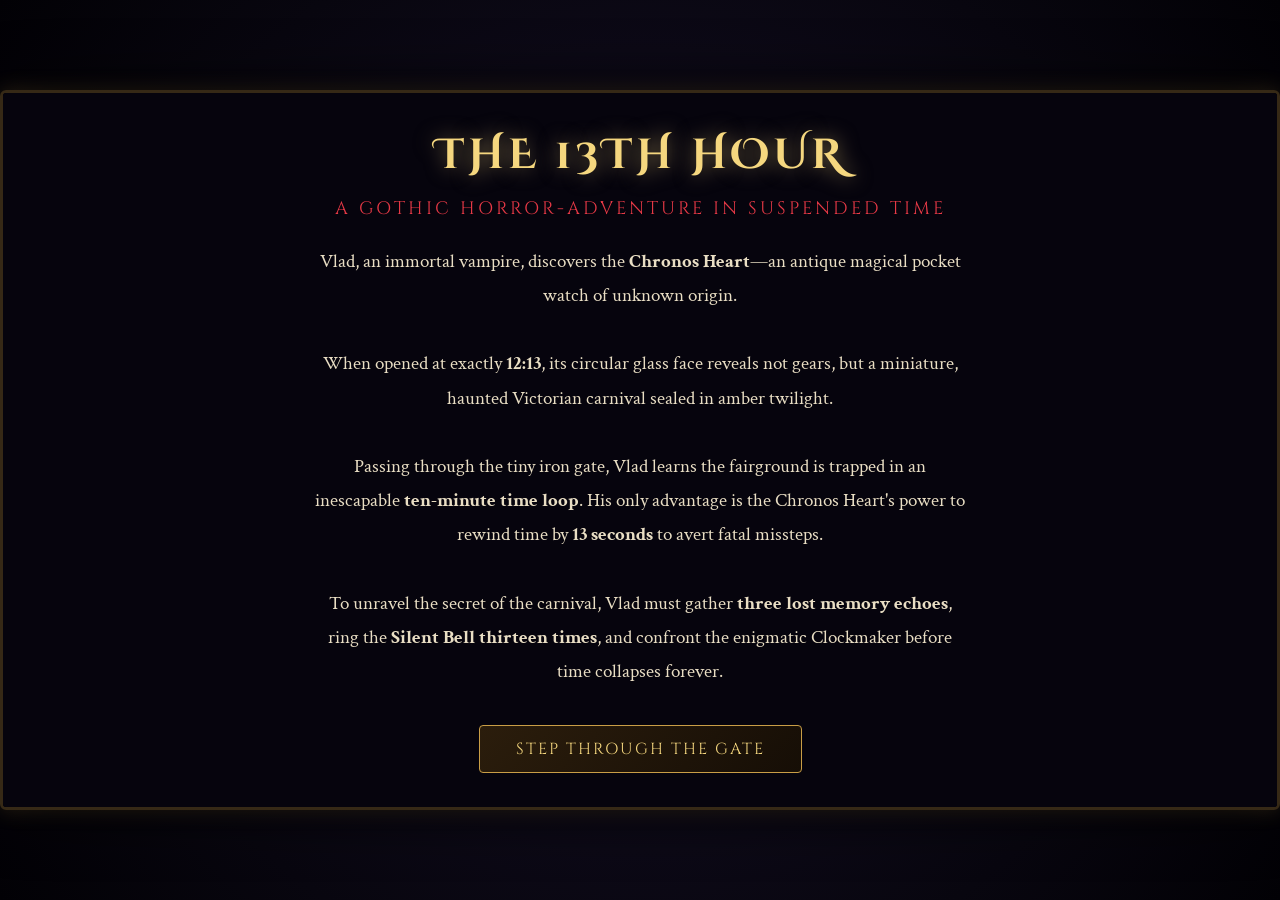
<file: index_2d.html>
<!DOCTYPE html>
<html lang="en">
<head>
  <meta charset="UTF-8">
  <meta name="viewport" content="width=device-width, initial-scale=1.0">
  <title>THE 13TH HOUR — A 2D Gothic Horror-Adventure</title>
  <link rel="stylesheet" href="style.css">
</head>
<body>

<div id="game-container">
  <!-- Game Canvas Viewport -->
  <div id="canvas-wrapper">
    <canvas id="gameCanvas" width="1280" height="720"></canvas>
    
    <!-- Watch Glass Lens Vignette Overlay -->
    <div id="watch-bezel-overlay"></div>

    <!-- HUD Overlay -->
    <div id="hud-overlay">
      <!-- Top HUD Bar -->
      <div class="hud-top-bar">
        <!-- Left: Lost Memory Echoes Collected -->
        <div class="echoes-panel">
          <div class="echoes-title">Memory Echoes</div>
          <div class="echo-slots">
            <!-- Slot 1: Old Ticket -->
            <div class="echo-slot" id="slot-ticket" title="Echo 1: Old Invitation Ticket">
              <svg viewBox="0 0 24 24">
                <path d="M4 4v16h16V4H4zm14 9a2 2 0 0 1-2 2v3H8v-3a2 2 0 0 1-2-2 2 2 0 0 1 2-2V6h8v3a2 2 0 0 1 2 2z"/>
              </svg>
              <span class="tooltip">Old Ticket</span>
            </div>

            <!-- Slot 2: Stopped Carousel -->
            <div class="echo-slot" id="slot-carousel" title="Echo 2: Stopped Carousel">
              <svg viewBox="0 0 24 24">
                <path d="M12 2L4 6v2h16V6l-8-4zm7 8h-2v7c1.5 0 2.5 1 2.5 2H6.5c0-1 1-2 2.5-2v-7H7v-1h12v1zm-6 0h-2v7h2v-7z"/>
              </svg>
              <span class="tooltip">Carousel</span>
            </div>

            <!-- Slot 3: Cracked Mirror -->
            <div class="echo-slot" id="slot-mirror" title="Echo 3: Cracked Mirror">
              <svg viewBox="0 0 24 24">
                <path d="M12 2C8.13 2 5 5.13 5 9c0 5.25 7 13 7 13s7-7.75 7-13c0-3.87-3.13-7-7-7zm-1 4.5l2 3-3 2 2 3-1 2-1-2 2-2-2-3 1-1z"/>
              </svg>
              <span class="tooltip">Cracked Mirror</span>
            </div>
          </div>
        </div>

        <!-- Center: The Grand Pocket Watch (10-minute loop clock) -->
        <div class="chronos-watch-widget">
          <div class="watch-casing">
            <div class="watch-winder"></div>
            <div class="watch-bezel-ring"></div>
            <!-- Peak Numeral: XIII -->
            <span class="watch-dial-label label-xiii">XIII</span>
            <span class="watch-dial-label label-xii">XII</span>
            <span class="watch-dial-label label-iii">III</span>
            <span class="watch-dial-label label-vi">VI</span>
            <span class="watch-dial-label label-ix">IX</span>

            <!-- Hands -->
            <div class="watch-hand-minute" id="watch-hand-minute"></div>
            <div class="watch-hand-second" id="watch-hand-second"></div>
            <div class="watch-center-pin"></div>
          </div>
          <div class="loop-digital-time" id="digital-time-txt">12:13:00</div>
          <div class="loop-subtext">The 10-Minute Loop</div>
        </div>

        <!-- Right: Chronos Heart Rewind Gauge -->
        <div class="rewind-panel">
          <div class="rewind-btn-container">
            <div class="rewind-dial">
              <svg viewBox="0 0 36 36">
                <path class="rewind-circle-bg" d="M18 2.0845 a 15.9155 15.9155 0 0 1 0 31.831 a 15.9155 15.9155 0 0 1 0 -31.831" />
                <path class="rewind-circle-fill" id="rewind-circle-fill" d="M18 2.0845 a 15.9155 15.9155 0 0 1 0 31.831 a 15.9155 15.9155 0 0 1 0 -31.831" />
              </svg>
              <div class="rewind-inner-txt" id="rewind-energy-txt">13.0s</div>
            </div>
            <button class="rewind-button" id="rewind-btn">
              <span>&#8634;</span> REWIND [R]
            </button>
          </div>
          <div class="rewind-hint">Hold [R] to Reverse 13 Seconds</div>
        </div>
      </div>

      <!-- Silent Bell Counter Banner -->
      <div id="bell-counter-banner">
        <span class="bell-title">THE SILENT BELL:</span>
        <span class="bell-numeral" id="bell-numeral-display">I (1/13)</span>
      </div>

      <!-- Contextual Action Prompt (e.g. [E] Inspect) -->
      <div id="interaction-prompt">
        <span class="key-badge">E</span> Inspect
      </div>

      <!-- Bottom HUD Bar -->
      <div class="hud-bottom-bar">
        <div class="location-badge">
          <span>LOCATION</span>
          <div id="location-name-txt">The Iron Gate &amp; Ticket Booth</div>
        </div>

        <div class="controls-panel">
          <div class="control-item"><span class="key-badge">A / D</span> Move</div>
          <div class="control-item"><span class="key-badge">W / Space</span> Jump</div>
          <div class="control-item"><span class="key-badge">E</span> Interact</div>
          <div class="control-item"><span class="key-badge">R</span> Rewind (13s)</div>
          <div class="control-item"><span class="key-badge">M</span> Audio</div>
        </div>

        <button class="audio-toggle-btn" id="audio-toggle-btn">
          🔊 Audio: On
        </button>
      </div>
    </div>

    <!-- Notification Toast -->
    <div id="toast-notification"></div>

    <!-- Modal for Stories & Interactive Puzzles -->
    <div class="modal-backdrop" id="story-modal">
      <div class="modal-frame">
        <div class="modal-header">
          <h2 id="modal-title">MODAL TITLE</h2>
          <button class="modal-close-btn" onclick="window.gameStory.closeModal()">&times;</button>
        </div>
        <div class="modal-body" id="modal-body"></div>
        <div class="modal-footer" id="modal-footer"></div>
      </div>
    </div>

    <!-- Cinematic Prologue & Epilogue Screen -->
    <div class="cinematic-screen" id="cinematic-screen">
      <h1 class="cinematic-title" id="cinematic-title">THE 13TH HOUR</h1>
      <div class="cinematic-subtitle" id="cinematic-subtitle">A Gothic Horror-Adventure in Suspended Time</div>
      <div class="cinematic-body" id="cinematic-body">
        Vlad, an immortal vampire, discovers the <strong>Chronos Heart</strong>—an antique magical pocket watch of unknown origin.
        <br><br>
        When opened at exactly <strong>12:13</strong>, its circular glass face reveals not gears, but a miniature, haunted Victorian carnival sealed in amber twilight.
        <br><br>
        Passing through the tiny iron gate, Vlad learns the fairground is trapped in an inescapable <strong>ten-minute time loop</strong>. His only advantage is the Chronos Heart's power to rewind time by <strong>13 seconds</strong> to avert fatal missteps.
        <br><br>
        To unravel the secret of the carnival, Vlad must gather <strong>three lost memory echoes</strong>, ring the <strong>Silent Bell thirteen times</strong>, and confront the enigmatic Clockmaker before time collapses forever.
      </div>
      <button class="gothic-btn cinematic-start-btn" id="cinematic-action-btn">
        Step Through the Gate
      </button>
    </div>

  </div>
</div>

<!-- Game Engine Scripts -->
<script src="jss/audio.js"></script>
<script src="rewind.js"></script>
<script src="jss/story.js"></script>
<script src="jss/puzzles.js"></script>
<script src="jss/engine.js"></script>
<script src="jss/game.js"></script>

</body>
</html>
</file>
<file: style.css>
@import url('https://fonts.googleapis.com/css2?family=Cinzel:wght@400;600;700;900&family=Cinzel+Decorative:wght@700&family=Crimson+Text:ital,wght@0,400;0,600;1,400&display=swap');

:root {
  --bg-dark: #07050d;
  --bg-panel: rgba(14, 11, 24, 0.94);
  --brass-light: #f5d77f;
  --brass-main: #c99e46;
  --brass-dark: #6e4e1a;
  --crimson-bright: #e63946;
  --crimson-dark: #7a1220;
  --spectral-cyan: #3df3d8;
  --spectral-glow: rgba(61, 243, 216, 0.6);
  --soul-purple: #9d4edd;
  --text-parchment: #e9dec4;
  --text-muted: #9f9689;
  --gold-gradient: linear-gradient(135deg, #fce096 0%, #c99e46 50%, #876222 100%);
  --brass-border: 2px solid #c99e46;
}

* {
  box-sizing: border-box;
  margin: 0;
  padding: 0;
  user-select: none;
  -webkit-user-select: none;
}

body, html {
  width: 100%;
  height: 100%;
  overflow: hidden;
  background-color: var(--bg-dark);
  font-family: 'Crimson Text', Georgia, serif;
  color: var(--text-parchment);
}

#game-container {
  position: relative;
  width: 100vw;
  height: 100vh;
  display: flex;
  justify-content: center;
  align-items: center;
  background: radial-gradient(circle at center, #171129 0%, #08060f 70%, #020105 100%);
  overflow: hidden;
}

/* Canvas viewport */
#canvas-wrapper {
  position: relative;
  width: 1280px;
  height: 720px;
  max-width: 100vw;
  max-height: 100vh;
  aspect-ratio: 16 / 9;
  box-shadow: 0 0 60px rgba(0, 0, 0, 0.9), 0 0 20px rgba(201, 158, 70, 0.25);
  border: 3px solid #362916;
  border-radius: 6px;
  overflow: hidden;
}

#canvas-wrapper canvas, canvas#gameCanvas {
  width: 100% !important;
  height: 100% !important;
  display: block;
  image-rendering: auto;
}

/* Ornate watch-face circular frame overlay (optional toggle) */
#watch-bezel-overlay {
  position: absolute;
  inset: 0;
  pointer-events: none;
  box-shadow: inset 0 0 100px rgba(0, 0, 0, 0.8), inset 0 0 40px rgba(10, 8, 20, 0.9);
  border-radius: 4px;
}

/* Rewind full-screen distortion effect */
.rewind-active {
  animation: rewindPulse 0.4s infinite alternate;
  filter: sepia(0.6) hue-rotate(170deg) contrast(1.2) brightness(1.1);
}

@keyframes rewindPulse {
  0% { transform: scale(1.002); }
  100% { transform: scale(0.998); }
}

/* HUD System */
#hud-overlay {
  position: absolute;
  top: 0;
  left: 0;
  width: 100%;
  height: 100%;
  pointer-events: none;
  display: flex;
  flex-direction: column;
  justify-content: space-between;
  padding: 16px 24px;
}

.hud-top-bar {
  display: flex;
  justify-content: space-between;
  align-items: flex-start;
  width: 100%;
  pointer-events: auto;
}

/* Left: Echoes collected */
.echoes-panel {
  display: flex;
  align-items: center;
  gap: 12px;
  background: var(--bg-panel);
  border: 1px solid var(--brass-main);
  border-radius: 8px;
  padding: 8px 16px;
  box-shadow: 0 4px 15px rgba(0, 0, 0, 0.7);
}

.echoes-title {
  font-family: 'Cinzel', serif;
  font-size: 13px;
  letter-spacing: 1.5px;
  color: var(--brass-light);
  text-transform: uppercase;
}

.echo-slots {
  display: flex;
  gap: 10px;
}

.echo-slot {
  width: 38px;
  height: 38px;
  border-radius: 6px;
  border: 1px dashed #5a4727;
  background: rgba(10, 8, 18, 0.8);
  display: flex;
  justify-content: center;
  align-items: center;
  position: relative;
  transition: all 0.4s ease;
  cursor: pointer;
}

.echo-slot svg {
  width: 22px;
  height: 22px;
  fill: #4b443c;
  transition: all 0.4s ease;
}

.echo-slot.active {
  border: 1px solid var(--spectral-cyan);
  background: radial-gradient(circle at center, rgba(61, 243, 216, 0.25) 0%, rgba(10, 8, 18, 0.9) 100%);
  box-shadow: 0 0 12px var(--spectral-glow);
}

.echo-slot.active svg {
  fill: var(--spectral-cyan);
  filter: drop-shadow(0 0 6px var(--spectral-cyan));
}

.echo-slot .tooltip {
  position: absolute;
  bottom: -32px;
  left: 50%;
  transform: translateX(-50%);
  background: #110d1f;
  color: var(--text-parchment);
  border: 1px solid var(--brass-main);
  font-size: 11px;
  font-family: 'Cinzel', serif;
  padding: 3px 8px;
  white-space: nowrap;
  border-radius: 4px;
  opacity: 0;
  pointer-events: none;
  transition: opacity 0.2s;
}

.echo-slot:hover .tooltip {
  opacity: 1;
}

/* Center: The Grand Pocket Watch (10-minute loop clock) */
.chronos-watch-widget {
  display: flex;
  flex-direction: column;
  align-items: center;
  position: relative;
}

.watch-casing {
  width: 140px;
  height: 140px;
  border-radius: 50%;
  background: radial-gradient(circle at 40% 35%, #2a203f 0%, #110d1e 70%, #07050d 100%);
  border: 4px solid var(--brass-main);
  box-shadow: 0 0 25px rgba(0, 0, 0, 0.9), inset 0 0 20px rgba(0,0,0,0.8), 0 0 15px rgba(201, 158, 70, 0.4);
  position: relative;
  display: flex;
  justify-content: center;
  align-items: center;
}

.watch-winder {
  position: absolute;
  top: -12px;
  left: 50%;
  transform: translateX(-50%);
  width: 24px;
  height: 12px;
  background: var(--gold-gradient);
  border-radius: 4px 4px 1px 1px;
  border: 1px solid #4a3614;
}

.watch-bezel-ring {
  position: absolute;
  inset: 6px;
  border-radius: 50%;
  border: 1px dashed rgba(201, 158, 70, 0.5);
}

.watch-dial-label {
  position: absolute;
  font-family: 'Cinzel Decorative', serif;
  font-size: 11px;
  font-weight: 700;
  color: var(--brass-light);
  text-shadow: 0 0 4px rgba(0,0,0,0.8);
}
.label-xii { top: 8px; }
.label-iii { right: 10px; }
.label-vi { bottom: 8px; }
.label-ix { left: 10px; }

/* The 13th Roman numeral peak */
.label-xiii {
  top: -2px;
  font-size: 10px;
  color: var(--crimson-bright);
  text-shadow: 0 0 8px var(--crimson-bright);
}

.watch-hand-minute {
  position: absolute;
  width: 3px;
  height: 48px;
  background: var(--brass-light);
  bottom: 50%;
  left: calc(50% - 1.5px);
  transform-origin: bottom center;
  border-radius: 3px 3px 0 0;
  box-shadow: 0 0 5px rgba(0,0,0,0.8);
  transition: transform 0.2s linear;
}

.watch-hand-second {
  position: absolute;
  width: 1.5px;
  height: 56px;
  background: var(--crimson-bright);
  bottom: 50%;
  left: calc(50% - 0.75px);
  transform-origin: bottom center;
  box-shadow: 0 0 8px var(--crimson-bright);
}

.watch-center-pin {
  width: 12px;
  height: 12px;
  border-radius: 50%;
  background: var(--gold-gradient);
  border: 2px solid #2a1f0a;
  z-index: 5;
}

.loop-digital-time {
  margin-top: 8px;
  font-family: 'Cinzel', serif;
  font-size: 16px;
  font-weight: 700;
  color: var(--brass-light);
  letter-spacing: 2px;
  background: rgba(10, 8, 18, 0.85);
  padding: 3px 12px;
  border-radius: 4px;
  border: 1px solid #5c451f;
  text-shadow: 0 0 8px rgba(245, 215, 127, 0.4);
}

.loop-subtext {
  font-size: 11px;
  color: var(--text-muted);
  letter-spacing: 1px;
  margin-top: 2px;
  text-transform: uppercase;
}

/* Right: Chronos Heart Rewind Controller */
.rewind-panel {
  display: flex;
  flex-direction: column;
  align-items: flex-end;
  gap: 6px;
}

.rewind-btn-container {
  display: flex;
  align-items: center;
  gap: 12px;
  background: var(--bg-panel);
  border: 1px solid var(--brass-main);
  border-radius: 8px;
  padding: 8px 16px;
  box-shadow: 0 4px 15px rgba(0, 0, 0, 0.7);
}

.rewind-dial {
  position: relative;
  width: 44px;
  height: 44px;
}

.rewind-dial svg {
  transform: rotate(-90deg);
  width: 44px;
  height: 44px;
}

.rewind-circle-bg {
  fill: none;
  stroke: #2a1f10;
  stroke-width: 4;
}

.rewind-circle-fill {
  fill: none;
  stroke: var(--crimson-bright);
  stroke-width: 4;
  stroke-linecap: round;
  stroke-dasharray: 100;
  stroke-dashoffset: 0;
  filter: drop-shadow(0 0 4px var(--crimson-bright));
  transition: stroke-dashoffset 0.1s linear;
}

.rewind-inner-txt {
  position: absolute;
  inset: 0;
  display: flex;
  justify-content: center;
  align-items: center;
  font-family: 'Cinzel', serif;
  font-size: 12px;
  font-weight: 700;
  color: var(--text-parchment);
}

.rewind-button {
  background: linear-gradient(180deg, #3d141e 0%, #1f080e 100%);
  border: 1px solid var(--crimson-bright);
  color: #ffdede;
  font-family: 'Cinzel', serif;
  font-size: 13px;
  font-weight: 700;
  letter-spacing: 1px;
  padding: 8px 16px;
  border-radius: 6px;
  cursor: pointer;
  display: flex;
  align-items: center;
  gap: 8px;
  transition: all 0.2s ease;
  box-shadow: 0 0 10px rgba(230, 57, 70, 0.3);
}

.rewind-button:hover {
  background: linear-gradient(180deg, #571c2a 0%, #300c16 100%);
  box-shadow: 0 0 16px rgba(230, 57, 70, 0.6);
  transform: translateY(-1px);
}

.rewind-button:active, .rewind-button.active {
  background: var(--crimson-bright);
  color: #fff;
  box-shadow: 0 0 25px rgba(230, 57, 70, 0.9);
  transform: scale(0.97);
}

.rewind-hint {
  font-size: 11px;
  color: var(--text-muted);
  letter-spacing: 0.5px;
}

.hud-bottom-bar {
  display: flex;
  justify-content: space-between;
  align-items: flex-end;
  width: 100%;
  pointer-events: auto;
}

/* Location indicator */
.location-badge {
  background: var(--bg-panel);
  border-left: 3px solid var(--brass-main);
  padding: 6px 14px;
  border-radius: 0 6px 6px 0;
  font-family: 'Cinzel', serif;
  font-size: 13px;
  letter-spacing: 1px;
  color: var(--brass-light);
  box-shadow: 0 2px 10px rgba(0,0,0,0.8);
}

.location-badge span {
  color: var(--text-muted);
  font-size: 11px;
  display: block;
}

/* Controls hint */
.controls-panel {
  display: flex;
  gap: 16px;
  background: rgba(10, 8, 18, 0.85);
  border: 1px solid #3d2f1a;
  border-radius: 6px;
  padding: 6px 14px;
  font-size: 12px;
  color: var(--text-muted);
}

.control-item {
  display: flex;
  align-items: center;
  gap: 6px;
}

.key-badge {
  background: #251d10;
  border: 1px solid var(--brass-main);
  color: var(--brass-light);
  font-family: 'Cinzel', serif;
  font-weight: 700;
  font-size: 10px;
  padding: 2px 6px;
  border-radius: 3px;
}

/* Audio toggle */
.audio-toggle-btn {
  background: var(--bg-panel);
  border: 1px solid #4a381d;
  color: var(--brass-light);
  padding: 8px 12px;
  border-radius: 6px;
  cursor: pointer;
  display: flex;
  align-items: center;
  gap: 6px;
  font-family: 'Cinzel', serif;
  font-size: 11px;
  transition: all 0.2s;
}

.audio-toggle-btn:hover {
  border-color: var(--brass-main);
  background: #241938;
}

/* Bell ringing banner */
#bell-counter-banner {
  position: absolute;
  top: 170px;
  left: 50%;
  transform: translateX(-50%);
  background: radial-gradient(circle at center, rgba(30, 15, 45, 0.95) 0%, rgba(10, 5, 20, 0.95) 100%);
  border: 2px solid var(--brass-main);
  padding: 10px 24px;
  border-radius: 30px;
  display: none;
  align-items: center;
  gap: 14px;
  box-shadow: 0 0 30px rgba(201, 158, 70, 0.6);
  z-index: 10;
  animation: glowPulse 1.5s infinite alternate;
}

@keyframes glowPulse {
  0% { box-shadow: 0 0 15px rgba(201, 158, 70, 0.4); }
  100% { box-shadow: 0 0 35px rgba(201, 158, 70, 0.8), 0 0 10px var(--crimson-bright); }
}

#bell-counter-banner .bell-title {
  font-family: 'Cinzel', serif;
  font-size: 14px;
  color: var(--brass-light);
  letter-spacing: 2px;
}

#bell-counter-banner .bell-numeral {
  font-family: 'Cinzel Decorative', serif;
  font-size: 24px;
  font-weight: 700;
  color: var(--crimson-bright);
  text-shadow: 0 0 10px var(--crimson-bright);
}

/* Contextual interaction tooltip (e.g. [E] Inspect) */
#interaction-prompt {
  position: absolute;
  pointer-events: none;
  background: rgba(14, 11, 24, 0.92);
  border: 1px solid var(--brass-main);
  color: var(--brass-light);
  font-family: 'Cinzel', serif;
  font-size: 12px;
  padding: 5px 12px;
  border-radius: 4px;
  display: none;
  align-items: center;
  gap: 8px;
  box-shadow: 0 0 15px rgba(0,0,0,0.8), 0 0 8px rgba(201, 158, 70, 0.4);
  transform: translate(-50%, -100%);
  white-space: nowrap;
  z-index: 20;
}

/* Modal Dialogues & Puzzles */
.modal-backdrop {
  position: absolute;
  inset: 0;
  background: rgba(4, 2, 8, 0.85);
  backdrop-filter: blur(4px);
  display: none;
  justify-content: center;
  align-items: center;
  z-index: 100;
  padding: 20px;
}

.modal-frame {
  background: radial-gradient(circle at center, #1a142e 0%, #0c0818 80%, #06040d 100%);
  border: 3px solid var(--brass-main);
  border-radius: 10px;
  box-shadow: 0 0 40px rgba(0, 0, 0, 0.95), 0 0 25px rgba(201, 158, 70, 0.4);
  max-width: 680px;
  width: 90%;
  position: relative;
  overflow: hidden;
  display: flex;
  flex-direction: column;
}

.modal-header {
  padding: 16px 24px;
  border-bottom: 1px solid #4a391e;
  display: flex;
  justify-content: space-between;
  align-items: center;
  background: rgba(10, 8, 18, 0.6);
}

.modal-header h2 {
  font-family: 'Cinzel Decorative', serif;
  font-size: 20px;
  color: var(--brass-light);
  letter-spacing: 1.5px;
}

.modal-close-btn {
  background: none;
  border: none;
  color: var(--text-muted);
  font-size: 20px;
  cursor: pointer;
  transition: color 0.2s;
}

.modal-close-btn:hover {
  color: var(--crimson-bright);
}

.modal-body {
  padding: 24px;
  overflow-y: auto;
  max-height: 70vh;
}

.modal-footer {
  padding: 14px 24px;
  border-top: 1px solid #4a391e;
  display: flex;
  justify-content: flex-end;
  gap: 12px;
  background: rgba(10, 8, 18, 0.6);
}

/* Story Dialogue Styling */
.dialogue-speaker {
  font-family: 'Cinzel', serif;
  font-size: 15px;
  font-weight: 700;
  color: var(--brass-light);
  margin-bottom: 6px;
  display: flex;
  align-items: center;
  gap: 8px;
}

.speaker-avatar {
  width: 32px;
  height: 32px;
  border-radius: 50%;
  border: 1px solid var(--brass-main);
  background-size: cover;
}

.dialogue-text {
  font-size: 18px;
  line-height: 1.6;
  color: var(--text-parchment);
  font-style: italic;
  min-height: 70px;
}

.gothic-btn {
  background: linear-gradient(135deg, #2b1d0c 0%, #160e06 100%);
  border: 1px solid var(--brass-main);
  color: var(--brass-light);
  font-family: 'Cinzel', serif;
  font-size: 13px;
  letter-spacing: 1px;
  padding: 8px 18px;
  border-radius: 4px;
  cursor: pointer;
  transition: all 0.2s;
}

.gothic-btn:hover {
  background: linear-gradient(135deg, #442f15 0%, #291a0c 100%);
  border-color: #ffd88a;
  box-shadow: 0 0 10px rgba(201, 158, 70, 0.5);
}

.choice-btn-break {
  background: linear-gradient(135deg, #4d1017 0%, #29080c 100%);
  border-color: var(--crimson-bright);
  color: #ffd6dc;
  font-weight: 700;
}

.choice-btn-break:hover {
  background: linear-gradient(135deg, #6e1721 0%, #3d0b12 100%);
  box-shadow: 0 0 16px rgba(230, 57, 70, 0.7);
}

.choice-btn-keeper {
  background: linear-gradient(135deg, #10383b 0%, #071e20 100%);
  border-color: var(--spectral-cyan);
  color: #dcfffa;
  font-weight: 700;
}

.choice-btn-keeper:hover {
  background: linear-gradient(135deg, #184e52 0%, #0d2c2f 100%);
  box-shadow: 0 0 16px var(--spectral-glow);
}

/* PUZZLE 1: Ticket Dials */
.ticket-puzzle-container {
  display: flex;
  flex-direction: column;
  align-items: center;
  gap: 20px;
}

.ticket-visual {
  width: 100%;
  max-width: 420px;
  background: #1c150b;
  border: 2px dashed #917539;
  border-radius: 8px;
  padding: 16px;
  text-align: center;
  box-shadow: inset 0 0 20px rgba(0,0,0,0.8);
}

.ticket-header {
  font-family: 'Cinzel Decorative', serif;
  font-size: 18px;
  color: var(--brass-light);
  letter-spacing: 2px;
}

.ticket-sub {
  font-size: 14px;
  color: #af9f83;
  margin-top: 4px;
}

.ticket-dials-row {
  display: flex;
  gap: 24px;
  justify-content: center;
  margin-top: 10px;
}

.dial-column {
  display: flex;
  flex-direction: column;
  align-items: center;
  gap: 8px;
}

.dial-btn {
  background: #251d10;
  border: 1px solid var(--brass-main);
  color: var(--brass-light);
  width: 32px;
  height: 28px;
  border-radius: 4px;
  cursor: pointer;
}

.dial-value {
  width: 54px;
  height: 54px;
  border-radius: 50%;
  background: #0f0a1c;
  border: 2px solid var(--brass-main);
  display: flex;
  justify-content: center;
  align-items: center;
  font-family: 'Cinzel', serif;
  font-size: 18px;
  font-weight: 700;
  color: var(--brass-light);
  box-shadow: inset 0 0 8px rgba(0,0,0,0.8);
}

/* PUZZLE 2: Carousel Gears */
.gear-puzzle-area {
  position: relative;
  width: 100%;
  height: 240px;
  background: #0e0a1a;
  border: 2px solid #3d2f1b;
  border-radius: 8px;
  overflow: hidden;
}

/* PUZZLE 3: Mirror Shards */
.mirror-puzzle-grid {
  display: grid;
  grid-template-columns: repeat(3, 1fr);
  gap: 12px;
  max-width: 360px;
  margin: 0 auto;
}

.mirror-tile {
  aspect-ratio: 1;
  background: #141024;
  border: 2px solid #4a3a1f;
  border-radius: 6px;
  display: flex;
  justify-content: center;
  align-items: center;
  cursor: pointer;
  position: relative;
  transition: all 0.2s;
}

.mirror-tile:hover {
  border-color: var(--spectral-cyan);
}

.mirror-tile.active-beam {
  box-shadow: 0 0 15px var(--spectral-glow);
  border-color: var(--spectral-cyan);
}

/* Intro and Endings full overlays */
.cinematic-screen {
  position: absolute;
  inset: 0;
  background: #06040d;
  display: flex;
  flex-direction: column;
  justify-content: center;
  align-items: center;
  text-align: center;
  padding: 40px;
  z-index: 200;
  transition: opacity 1s ease;
}

.cinematic-title {
  font-family: 'Cinzel Decorative', serif;
  font-size: 42px;
  color: var(--brass-light);
  letter-spacing: 4px;
  margin-bottom: 12px;
  text-shadow: 0 0 20px rgba(245, 215, 127, 0.5);
}

.cinematic-subtitle {
  font-family: 'Cinzel', serif;
  font-size: 18px;
  color: var(--crimson-bright);
  letter-spacing: 3px;
  text-transform: uppercase;
  margin-bottom: 24px;
}

.cinematic-body {
  max-width: 650px;
  font-size: 19px;
  line-height: 1.8;
  color: var(--text-parchment);
  margin-bottom: 36px;
}

.cinematic-start-btn {
  font-size: 16px;
  padding: 12px 36px;
  letter-spacing: 2px;
  text-transform: uppercase;
}

/* Notification toast */
#toast-notification {
  position: absolute;
  bottom: 80px;
  left: 50%;
  transform: translateX(-50%);
  background: rgba(14, 11, 24, 0.95);
  border: 1px solid var(--brass-main);
  color: var(--brass-light);
  font-family: 'Cinzel', serif;
  font-size: 14px;
  padding: 8px 20px;
  border-radius: 20px;
  box-shadow: 0 0 20px rgba(0,0,0,0.8), 0 0 10px rgba(201, 158, 70, 0.4);
  opacity: 0;
  transition: opacity 0.4s ease, transform 0.4s ease;
  pointer-events: none;
  z-index: 50;
}

#toast-notification.show {
  opacity: 1;
  transform: translateX(-50%) translateY(-10px);
}
</file>
